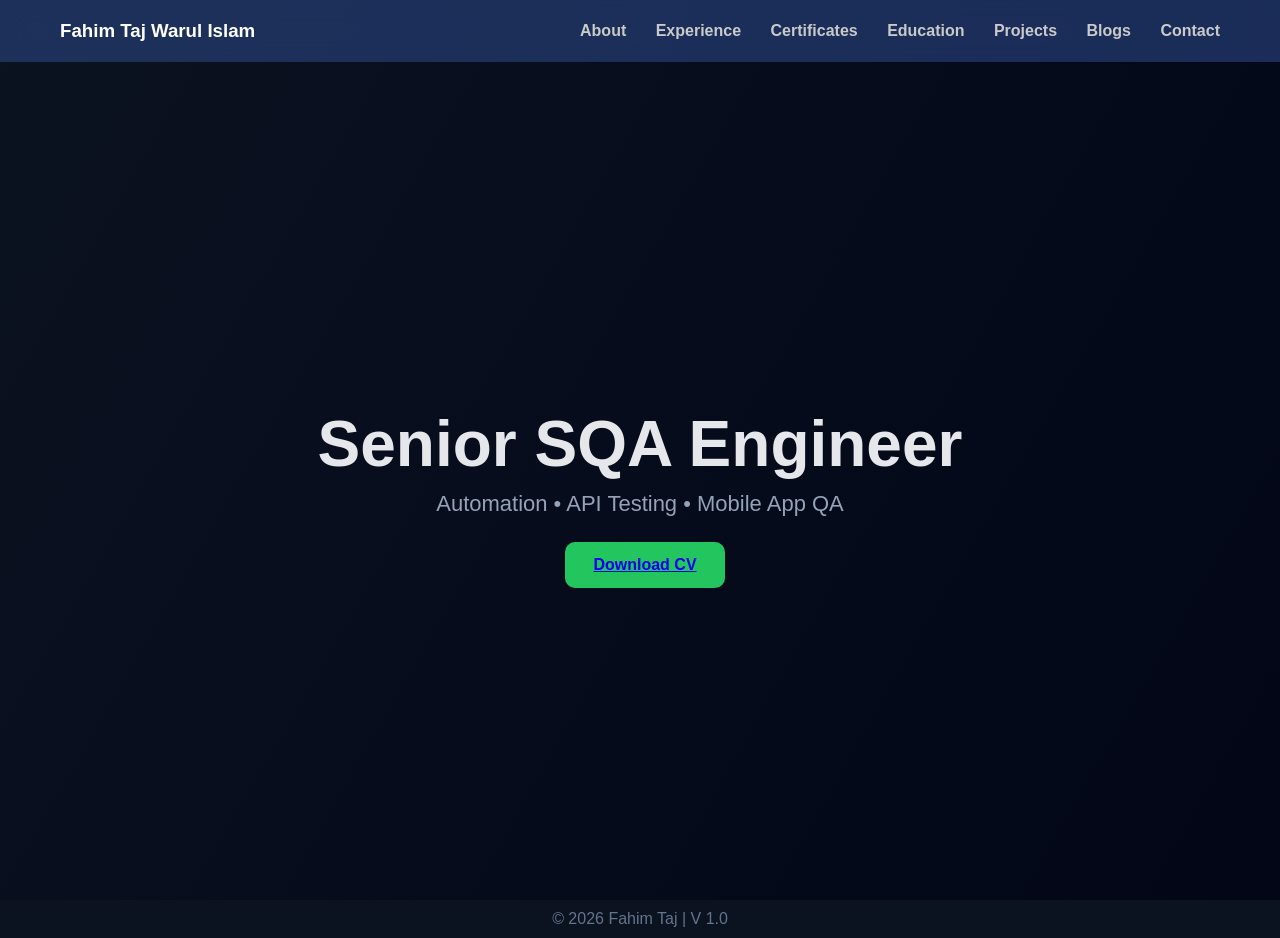
<file: index.html>
<!DOCTYPE html>
<html lang="en">

<head>
    <meta charset="UTF-8">
    <meta name="viewport" content="width=device-width, initial-scale=1.0">
    <title>Fahim Taj | Senior SQA Engineer</title>
    <link rel="stylesheet" href="css/style.css">
</head>

<body>
    <!-- <div id="header-placeholder"></div> -->
    <header>
        <h3><a href="./index.html" class="logo">
                Fahim Taj<span class="full-name">Warul Islam</span>
            </a></h3>
        <input type="checkbox" id="menu-bar">
        <label for="menu-bar" class="menu-icon">☰</label>

        <nav class="navbar">
            <a href="pages/about.html">About</a>
            <a href="pages/experience.html">Experience</a>
            <a href="pages/certificates.html">Certificates</a>
            <a href="pages/education.html">Education</a>
            <a href="pages/projects.html">Projects</a>
            <a href="pages/blogs.html">Blogs</a>
            <a href="pages/contact.html">Contact</a>
        </nav>
    </header>

    <!-- HERO -->
    <section class="hero">
        <h1>Senior SQA Engineer</h1>
        <p>Automation • API Testing • Mobile App QA</p>
        <!-- <a class="btn" href="contact.html">Hire Me</a> -->
        <a class="btn" href="./file/Resume of Fahim Taj Warul Islam.pdf" download
            style="background:#22c55e;margin-left:10px" target="_blank">Download CV</a>
    </section>

    <footer class="footer">
        © 2026 Fahim Taj | V 1.0
    </footer>
    <!-- <div id="footer-placeholder"></div>

    <script src="./js/loader.js"></script> -->
</body>

</html>
</file>
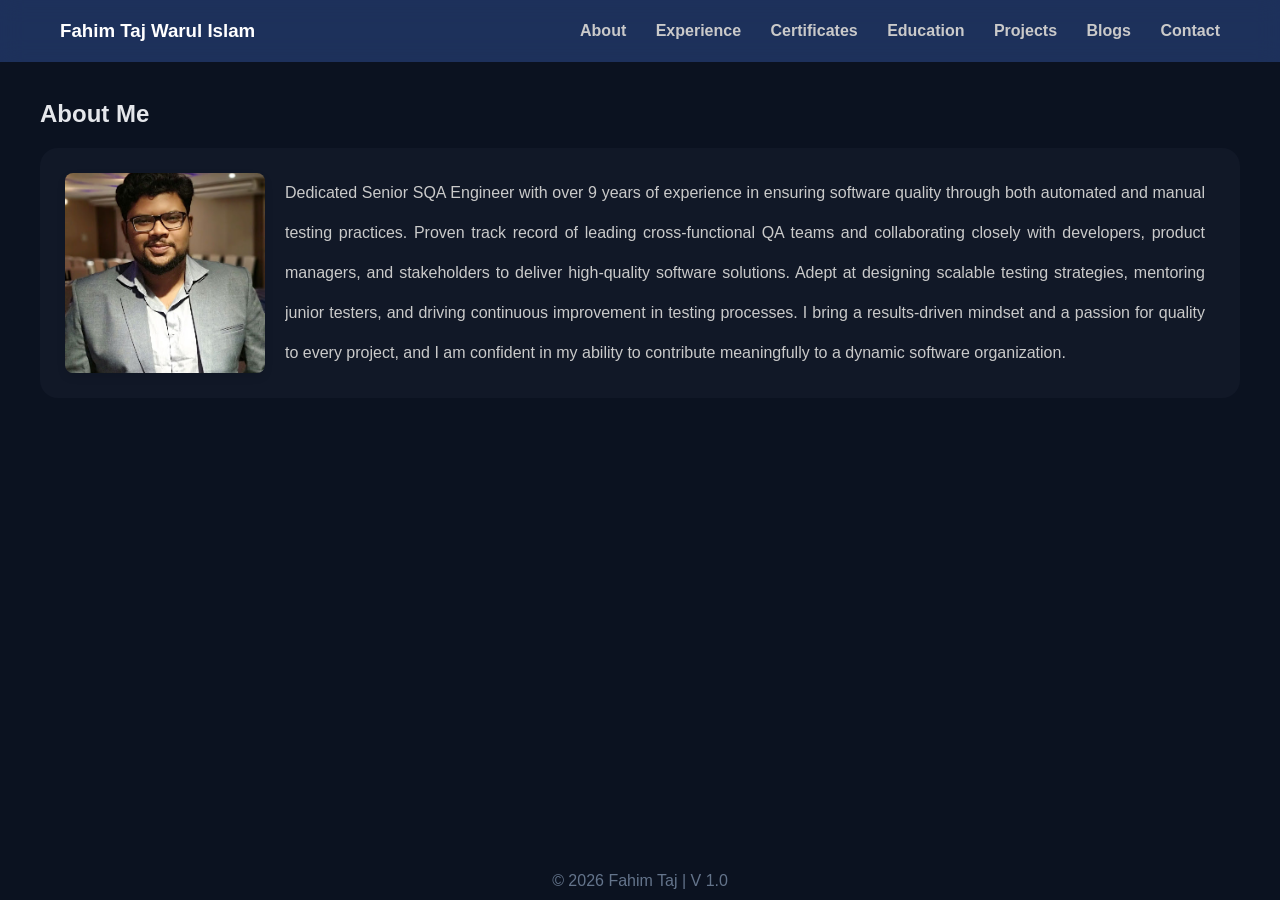
<file: pages/about.html>
<!DOCTYPE html>
<html lang="en">

<head>
    <meta charset="UTF-8">
    <meta name="viewport" content="width=device-width, initial-scale=1.0">
    <title>About | Fahim Taj</title>
    <link rel="stylesheet" href="../css/style.css">
</head>

<body>
    <header>
        <h3><a href="../index.html" class="logo">
                Fahim Taj<span class="full-name">Warul Islam</span>
            </a></h3>
        <input type="checkbox" id="menu-bar">
        <label for="menu-bar" class="menu-icon">☰</label>

        <nav class="navbar">
            <a href="../pages/about.html">About</a>
            <a href="../pages/experience.html">Experience</a>
            <a href="../pages/certificates.html">Certificates</a>
            <a href="../pages/education.html">Education</a>
            <a href="../pages/projects.html">Projects</a>
            <a href="../pages/blogs.html">Blogs</a>
            <a href="../pages/contact.html">Contact</a>
        </nav>
    </header>

    <section id="about">
        <div class="container">
            <h2>About Me</h2>
            <div class="about-card">
                <img src="../icons/Fahim Pro pic.jpg" alt="Fahim Profile Picture">
                <div class="text-container">
                    <p>Dedicated Senior SQA Engineer with over 9 years of
                        experience in
                        ensuring
                        software quality through both
                        automated and manual testing practices. Proven track record of leading cross-functional QA teams
                        and
                        collaborating closely with developers, product managers, and stakeholders to deliver
                        high-quality
                        software
                        solutions. Adept at designing scalable testing strategies, mentoring junior testers, and driving
                        continuous
                        improvement in testing processes. I bring a results-driven mindset and a passion for quality to
                        every project,
                        and I am confident in my ability to contribute meaningfully to a dynamic software organization.
                    </p>
                </div>
            </div>
        </div>
    </section>

    <div id="footer-placeholder"></div>

    <script src="../js/loader.js"></script>
</body>

</html>
</file>
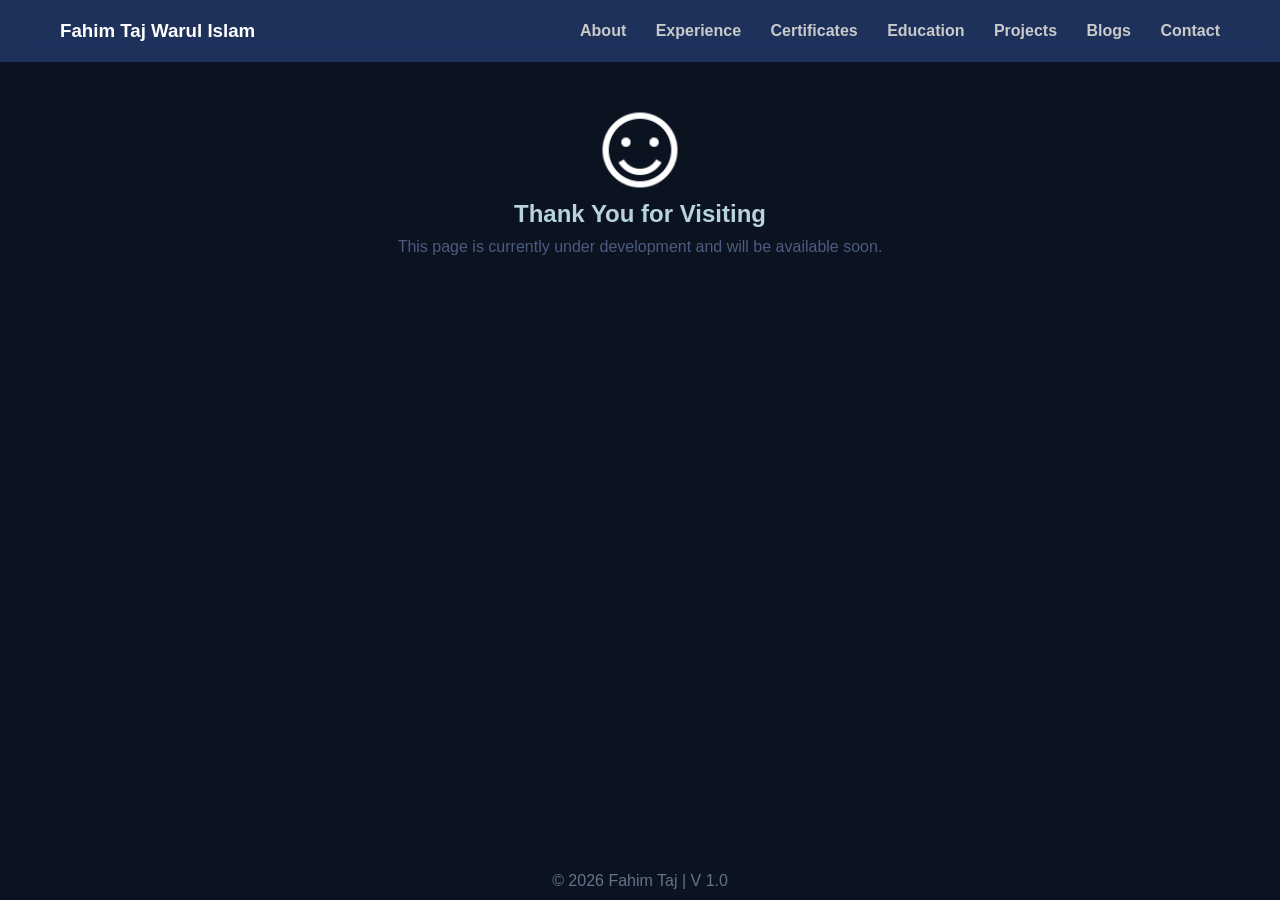
<file: pages/blogs.html>
<!DOCTYPE html>
<html lang="en">

<head>
    <meta charset="UTF-8">
    <meta name="viewport" content="width=device-width, initial-scale=1.0">
    <title>Blogs | Fahim Taj</title>
    <link rel="stylesheet" href="../css/style.css">

    <style>
        .logo_com {
            width: 100px;
            margin-bottom: 20px;
        }

        h1 {
            color: var(--text-li);
            margin-bottom: 10px;
            text-align: center;
        }

        p {
            color: var(--duration-bg);
            font-size: 16px;
            margin-bottom: 25px;
            text-align: center;
        }
    </style>
</head>

<body>
    <header>
        <h3><a href="../index.html" class="logo">
                Fahim Taj<span class="full-name">Warul Islam</span>
            </a></h3>
        <input type="checkbox" id="menu-bar">
        <label for="menu-bar" class="menu-icon">☰</label>

        <nav class="navbar">
            <a href="../pages/about.html">About</a>
            <a href="../pages/experience.html">Experience</a>
            <a href="../pages/certificates.html">Certificates</a>
            <a href="../pages/education.html">Education</a>
            <a href="../pages/projects.html">Projects</a>
            <a href="../pages/blogs.html">Blogs</a>
            <a href="../pages/contact.html">Contact</a>
        </nav>
    </header>

    <section id="blogs">
        <div class="container">
            <img src="../icons/icon-happy.png" alt="Logo" class="logo_com" style="display:block; margin:auto;">

            <h1>Thank You for Visiting</h1>

            <p>This page is currently under development and will be available soon.</p>
        </div>
    </section>

    <div id="footer-placeholder"></div>

    <script src="../js/loader.js"></script>
</body>

</html>
</file>
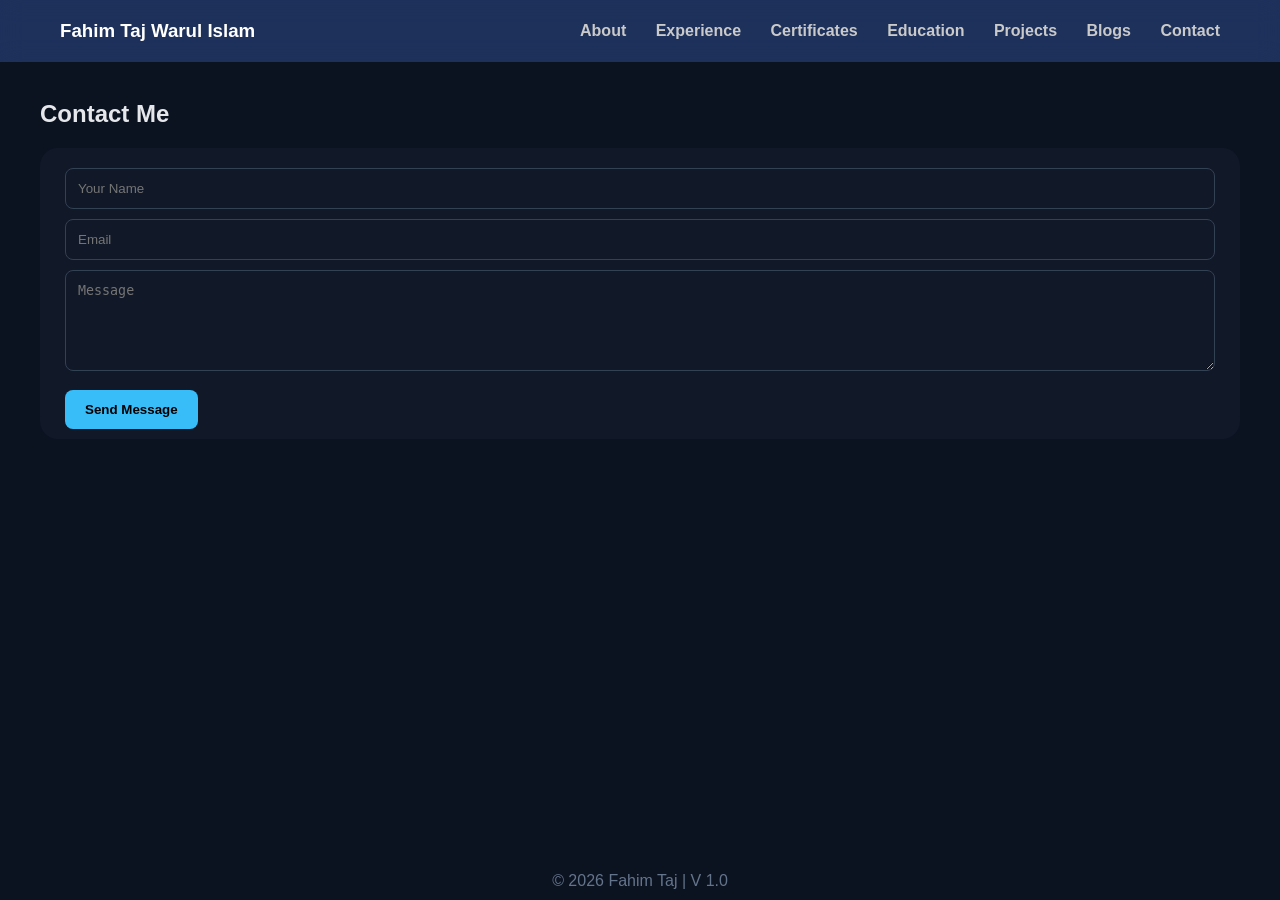
<file: pages/contact.html>
<!DOCTYPE html>
<html lang="en">

<head>
    <meta charset="UTF-8">
    <meta name="viewport" content="width=device-width, initial-scale=1.0">
    <title>Contact | Fahim Taj</title>
    <link rel="stylesheet" href="../css/style.css">
</head>

<body>
    <header>
        <h3><a href="../index.html" class="logo">
                Fahim Taj<span class="full-name">Warul Islam</span>
            </a></h3>
        <input type="checkbox" id="menu-bar">
        <label for="menu-bar" class="menu-icon">☰</label>

        <nav class="navbar">
            <a href="../pages/about.html">About</a>
            <a href="../pages/experience.html">Experience</a>
            <a href="../pages/certificates.html">Certificates</a>
            <a href="../pages/education.html">Education</a>
            <a href="../pages/projects.html">Projects</a>
            <a href="../pages/blogs.html">Blogs</a>
            <a href="../pages/contact.html">Contact</a>
        </nav>
    </header>

    <section id="contact">
        <div class="container">
            <h2>Contact Me</h2>
            <div class="card">
                <form action="#" method="POST" class="contact-form">
                    <input type="text" placeholder="Your Name" required>
                    <input type="email" placeholder="Email" required>
                    <textarea rows="5" placeholder="Message" required></textarea>
                    <button type="submit">Send Message</button>
                </form>
            </div>
        </div>
    </section>

    <div id="footer-placeholder"></div>

    <script src="../js/loader.js"></script>
</body>

</html>
</file>
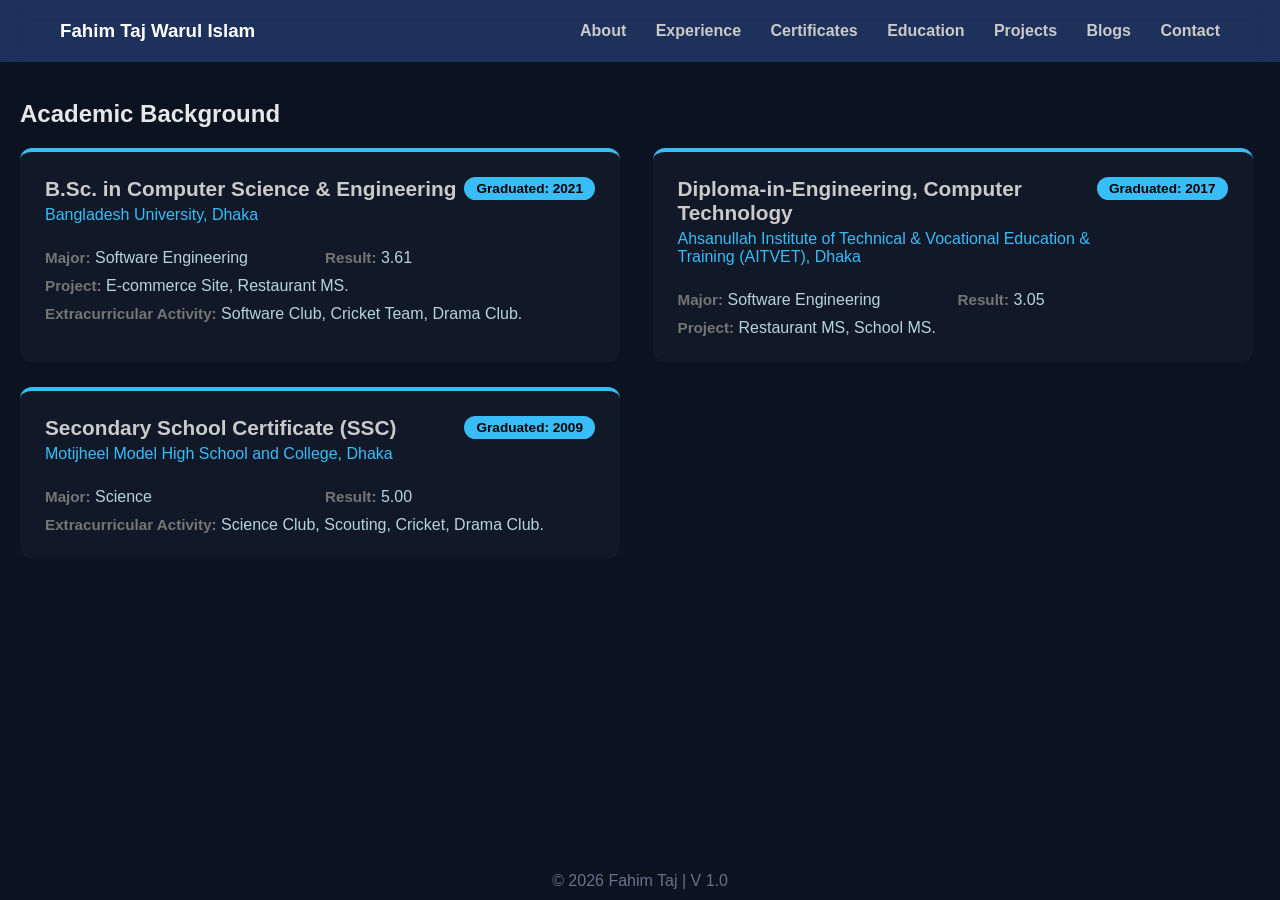
<file: pages/education.html>
<!DOCTYPE html>
<html lang="en">

<head>
    <meta charset="UTF-8">
    <meta name="viewport" content="width=device-width, initial-scale=1.0">
    <title>Education | Fahim Taj</title>
    <link rel="stylesheet" href="../css/style.css">
</head>

<body>
    <header>
        <h3><a href="../index.html" class="logo">
                Fahim Taj<span class="full-name">Warul Islam</span>
            </a></h3>
        <input type="checkbox" id="menu-bar">
        <label for="menu-bar" class="menu-icon">☰</label>

        <nav class="navbar">
            <a href="../pages/about.html">About</a>
            <a href="../pages/experience.html">Experience</a>
            <a href="../pages/certificates.html">Certificates</a>
            <a href="../pages/education.html">Education</a>
            <a href="../pages/projects.html">Projects</a>
            <a href="../pages/blogs.html">Blogs</a>
            <a href="../pages/contact.html">Contact</a>
        </nav>
    </header>

    <section id="container">
        <h2>Academic Background</h2>
        <div class="edu-timeline">
            <div class="edu-card">
                <div class="edu-header">
                    <div>
                        <h3 class="degree">B.Sc. in Computer Science & Engineering</h3>
                        <p class="institution">Bangladesh University, Dhaka</p>
                    </div>
                    <span class="duration">Graduated: 2021</span>
                </div>
                <ul class="edu-meta">
                    <li><strong>Major:</strong> Software Engineering</li>
                    <li><strong>Result:</strong> 3.61</li>
                </ul>
                <ul class="edu-pro">
                    <li><strong>Project:</strong> E-commerce Site, Restaurant MS.</li>
                    <li><strong>Extracurricular Activity:</strong> Software Club, Cricket Team, Drama Club.</li>
                </ul>
            </div>

            <div class="edu-card">
                <div class="edu-header">
                    <div>
                        <h3 class="degree">Diploma-in-Engineering, Computer Technology</h3>
                        <p class="institution">Ahsanullah Institute of Technical & Vocational Education & Training
                            (AITVET), Dhaka</p>
                    </div>
                    <span class="duration">Graduated: 2017</span>
                </div>
                <ul class="edu-meta">
                    <li><strong>Major:</strong> Software Engineering</li>
                    <li><strong>Result:</strong> 3.05</li>
                </ul>
                <ul class="edu-pro">
                    <li><strong>Project:</strong> Restaurant MS, School MS.</li>
                </ul>
            </div>

            <div class="edu-card">
                <div class="edu-header">
                    <div>
                        <h3 class="degree">Secondary School Certificate (SSC)</h3>
                        <p class="institution">Motijheel Model High School and College, Dhaka</p>
                    </div>
                    <span class="duration">Graduated: 2009</span>
                </div>
                <ul class="edu-meta">
                    <li><strong>Major:</strong> Science</li>
                    <li><strong>Result:</strong> 5.00</li>
                </ul>
                <ul class="edu-pro">
                    <li><strong>Extracurricular Activity:</strong> Science Club, Scouting, Cricket, Drama Club.</li>
                </ul>
            </div>

        </div>
    </section>

    <div id="footer-placeholder"></div>

    <script src="../js/loader.js"></script>
</body>

</html>
</file>
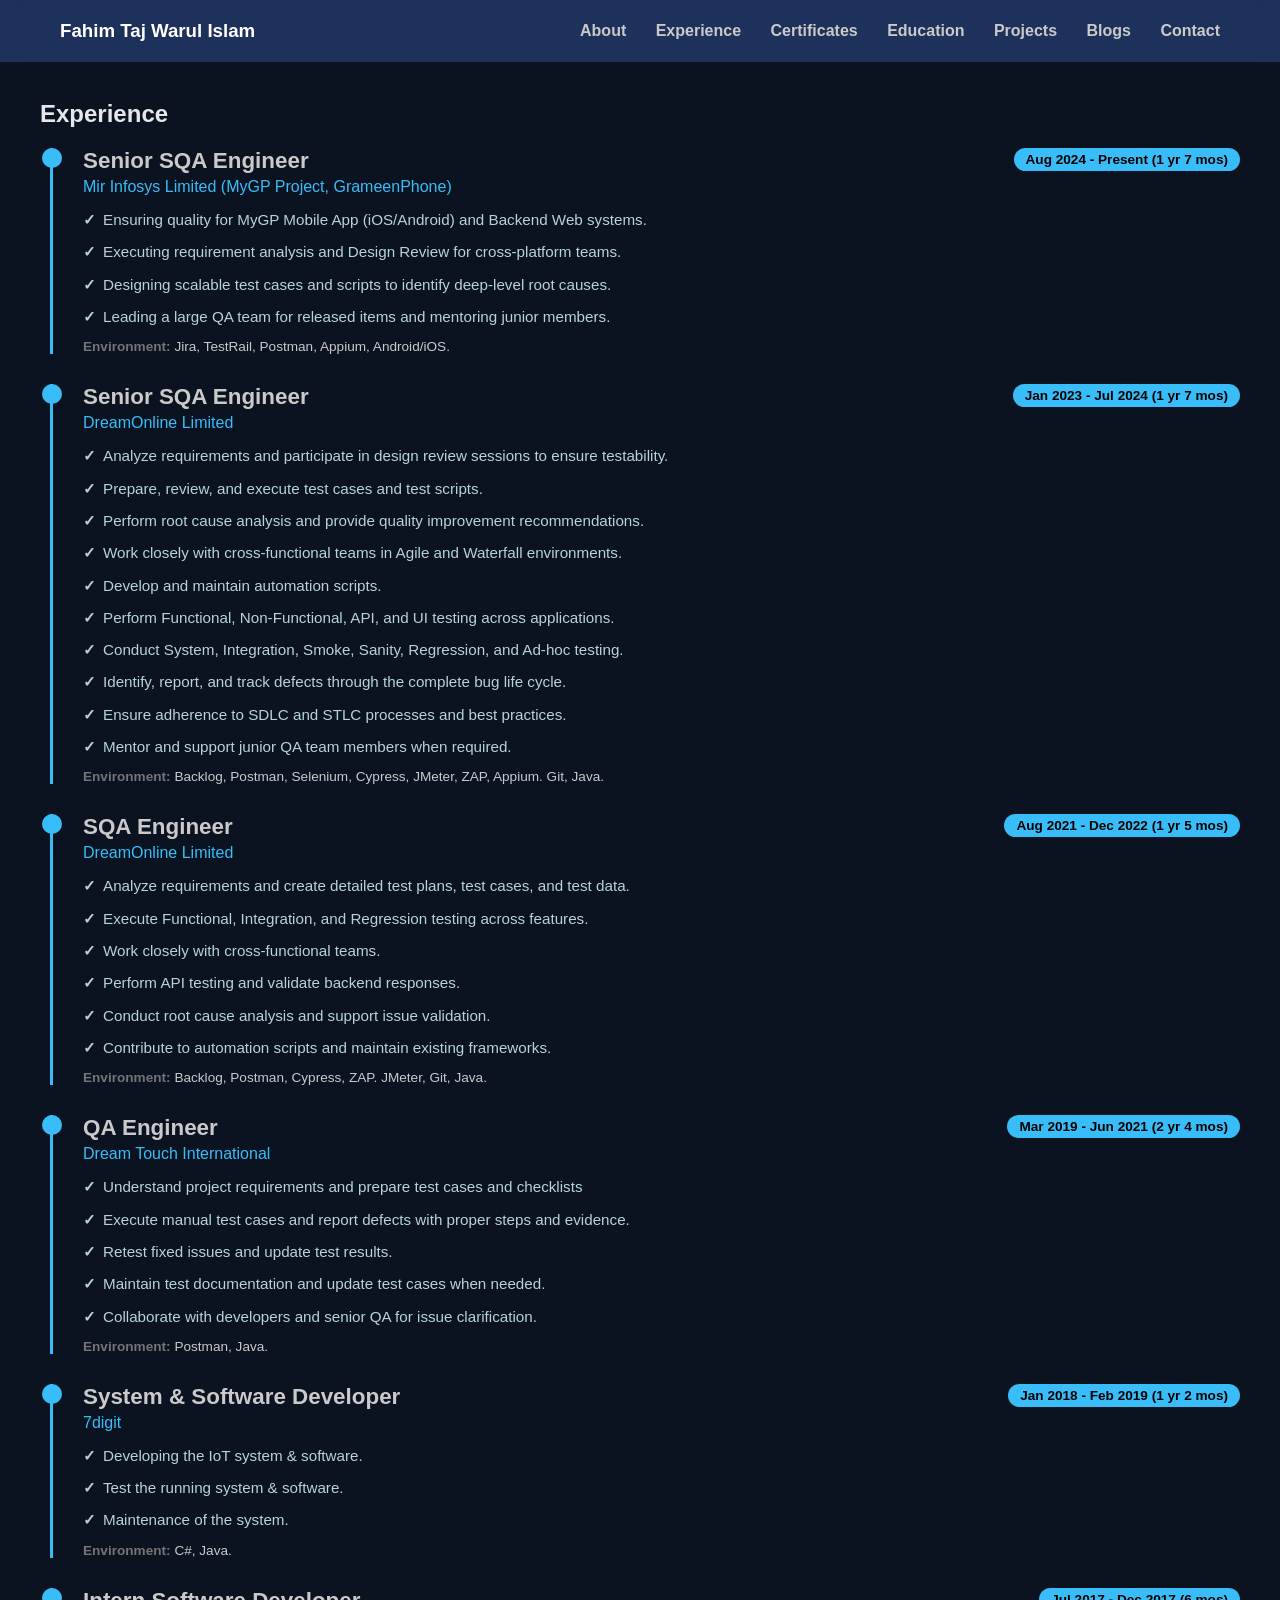
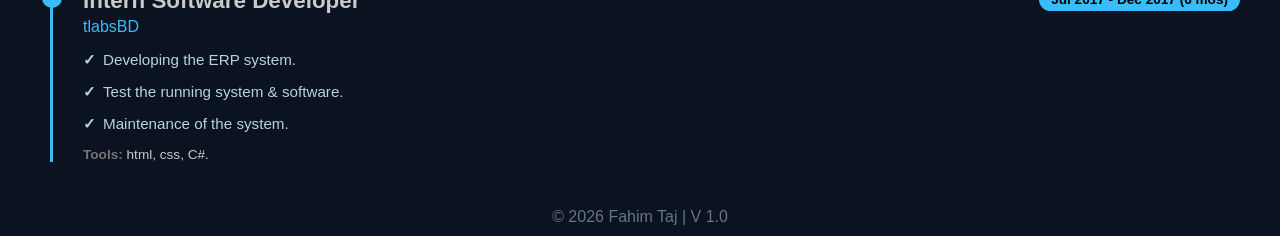
<file: pages/experience.html>
<!DOCTYPE html>
<html lang="en">

<head>
    <meta charset="UTF-8">
    <meta name="viewport" content="width=device-width, initial-scale=1.0">
    <title>Experience | Fahim Taj</title>
    <link rel="stylesheet" href="../css/style.css">
</head>

<body>
    <header>
        <h3><a href="../index.html" class="logo">
                Fahim Taj<span class="full-name">Warul Islam</span>
            </a></h3>
        <input type="checkbox" id="menu-bar">
        <label for="menu-bar" class="menu-icon">☰</label>

        <nav class="navbar">
            <a href="../pages/about.html">About</a>
            <a href="../pages/experience.html">Experience</a>
            <a href="../pages/certificates.html">Certificates</a>
            <a href="../pages/education.html">Education</a>
            <a href="../pages/projects.html">Projects</a>
            <a href="../pages/blogs.html">Blogs</a>
            <a href="../pages/contact.html">Contact</a>
        </nav>
    </header>

    <section id="experience">
        <div class="container" style="overflow: hidden;">
            <h2>Experience</h2>
            <div class="timeline">
                <div class="timeline-item">
                    <div class="job-header">
                        <div>
                            <h3 class="job-title">Senior SQA Engineer</h3>
                            <p class="company-name">Mir Infosys Limited (MyGP Project, GrameenPhone)</p>
                        </div>
                        <span class="duration">Aug 2024 - Present (1 yr 7 mos)</span>
                    </div>
                    <ul class="responsibilities">
                        <li>Ensuring quality for MyGP Mobile App (iOS/Android) and Backend Web systems.</li>
                        <li>Executing requirement analysis and Design Review for cross-platform teams.</li>
                        <li>Designing scalable test cases and scripts to identify deep-level root causes.</li>
                        <li>Leading a large QA team for released items and mentoring junior members.</li>
                    </ul>
                    <p class="tools-used"><strong>Environment:</strong> Jira, TestRail, Postman, Appium, Android/iOS.
                    </p>
                </div>

                <div class="timeline-item">
                    <div class="job-header">
                        <div>
                            <h3 class="job-title">Senior SQA Engineer</h3>
                            <p class="company-name">DreamOnline Limited</p>
                        </div>
                        <span class="duration">Jan 2023 - Jul 2024 (1 yr 7 mos)</span>
                    </div>
                    <ul class="responsibilities">
                        <li>Analyze requirements and participate in design review sessions to ensure testability.</li>
                        <li>Prepare, review, and execute test cases and test scripts.</li>
                        <li>Perform root cause analysis and provide quality improvement recommendations.</li>
                        <li>Work closely with cross-functional teams in Agile and Waterfall environments.</li>
                        <li>Develop and maintain automation scripts.</li>
                        <li>Perform Functional, Non-Functional, API, and UI testing across applications.</li>
                        <li>Conduct System, Integration, Smoke, Sanity, Regression, and Ad-hoc testing.</li>
                        <li>Identify, report, and track defects through the complete bug life cycle.</li>
                        <li>Ensure adherence to SDLC and STLC processes and best practices.</li>
                        <li>Mentor and support junior QA team members when required.</li>
                    </ul>
                    <p class="tools-used"><strong>Environment:</strong> Backlog, Postman, Selenium, Cypress, JMeter,
                        ZAP, Appium. Git, Java.</p>
                </div>

                <div class="timeline-item">
                    <div class="job-header">
                        <div>
                            <h3 class="job-title">SQA Engineer</h3>
                            <p class="company-name">DreamOnline Limited</p>
                        </div>
                        <span class="duration">Aug 2021 - Dec 2022 (1 yr 5 mos)</span>
                    </div>
                    <ul class="responsibilities">
                        <li>Analyze requirements and create detailed test plans, test cases, and test data.</li>
                        <li>Execute Functional, Integration, and Regression testing across features.</li>
                        <li>Work closely with cross-functional teams.</li>
                        <li>Perform API testing and validate backend responses.</li>
                        <li>Conduct root cause analysis and support issue validation.</li>
                        <li>Contribute to automation scripts and maintain existing frameworks.</li>
                    </ul>
                    <p class="tools-used"><strong>Environment:</strong> Backlog, Postman, Cypress, ZAP. JMeter, Git,
                        Java.</p>
                </div>

                <div class="timeline-item">
                    <div class="job-header">
                        <div>
                            <h3 class="job-title">QA Engineer</h3>
                            <p class="company-name">Dream Touch International</p>
                        </div>
                        <span class="duration">Mar 2019 - Jun 2021 (2 yr 4 mos)</span>
                    </div>
                    <ul class="responsibilities">
                        <li>Understand project requirements and prepare test cases and checklists</li>
                        <li>Execute manual test cases and report defects with proper steps and evidence.</li>
                        <li>Retest fixed issues and update test results.</li>
                        <li>Maintain test documentation and update test cases when needed.</li>
                        <li>Collaborate with developers and senior QA for issue clarification.</li>
                    </ul>
                    <p class="tools-used"><strong>Environment:</strong> Postman, Java.</p>
                </div>

                <div class="timeline-item">
                    <div class="job-header">
                        <div>
                            <h3 class="job-title">System & Software Developer</h3>
                            <p class="company-name">7digit</p>
                        </div>
                        <span class="duration">Jan 2018 - Feb 2019 (1 yr 2 mos)</span>
                    </div>
                    <ul class="responsibilities">
                        <li>Developing the IoT system & software.</li>
                        <li>Test the running system & software.</li>
                        <li>Maintenance of the system.</li>
                    </ul>
                    <p class="tools-used"><strong>Environment:</strong> C#, Java.</p>
                </div>

                <div class="timeline-item">
                    <div class="job-header">
                        <div>
                            <h3 class="job-title">Intern Software Developer</h3>
                            <p class="company-name">tlabsBD</p>
                        </div>
                        <span class="duration">Jul 2017 - Dec 2017 (6 mos)</span>
                    </div>
                    <ul class="responsibilities">
                        <li>Developing the ERP system.</li>
                        <li>Test the running system & software.</li>
                        <li>Maintenance of the system.</li>
                    </ul>
                    <p class="tools-used"><strong>Tools:</strong> html, css, C#.</p>
                </div>

            </div>
        </div>
    </section>

    <div id="footer-placeholder"></div>

    <script src="../js/loader.js"></script>
</body>

</html>
<!-- <div class="timeline">
                <div class="timeline-item">
                    <div class="job-header">
                        <div>
                            <h3 class="job-title">Senior SQA Engineer</h3>
                            <p class="company-name">Mir Infosys Limited (MyGP Project, GrameenPhone)</p>
                        </div>
                        <span class="duration">Aug 2024 - Present (1 yr 7 mos)</span>
                    </div>
                    <ul class="responsibilities">
                        <li>Leading a large QA team for released items and mentoring junior members.</li>
                        <li>Ensuring quality for MyGP Mobile App (iOS/Android) and Backend Web systems.</li>
                        <li>Executing requirement analysis and Design Review for cross-platform teams.</li>
                        <li>Designing scalable test cases and scripts to identify deep-level root causes.</li>
                    </ul>
                    <p class="tools-used"><strong>Tools:</strong> Jira, TestRail, Postman, Appium.</p>
                </div>

                <div class="timeline-item">
                    <div class="job-header">
                        <div>
                            <h3 class="job-title">Senior SQA Engineer</h3>
                            <p class="company-name">DreamOnline Limited</p>
                        </div>
                        <span class="duration">Jan 2023 - Jul 2024 (1 yr 7 mos)</span>
                    </div>
                    <ul class="responsibilities">
                        <li>Analyze requirements and participate in design review sessions to ensure testability.</li>
                        <li>Prepare, review, and execute test cases and test scripts.</li>
                        <li>Perform root cause analysis and provide quality improvement recommendations.</li>
                        <li>Work closely with cross-functional teams in Agile and Waterfall environments.</li>
                        <li>Develop and maintain automation scripts.</li>
                        <li>Perform Functional, Non-Functional, API, and UI testing across applications.</li>
                        <li>Conduct System, Integration, Smoke, Sanity, Regression, and Ad-hoc testing.</li>
                        <li>Identify, report, and track defects through the complete bug life cycle.</li>
                        <li>Ensure adherence to SDLC and STLC processes and best practices.</li>
                        <li>Mentor and support junior QA team members when required.</li>
                    </ul>
                    <p class="tools-used"><strong>Tools:</strong> Backlog, Postman, Selenium, Cypress, JMeter, ZAP, Appium.</p>
                </div>

                <div class="timeline-item">
                    <div class="job-header">
                        <div>
                            <h3 class="job-title">SQA Engineer</h3>
                            <p class="company-name">DreamOnline Limited</p>
                        </div>
                        <span class="duration">Aug 2021 - Dec 2022 (1 yr 5 mos)</span>
                    </div>
                    <ul class="responsibilities">
                        <li>Analyze requirements and create detailed test plans, test cases, and test data.</li>
                        <li>Execute Functional, Integration, and Regression testing across features.</li>
                        <li>Work closely with cross-functional teams.</li>
                        <li>Perform API testing and validate backend responses.</li>
                        <li>Conduct root cause analysis and support issue validation.</li>
                        <li>Contribute to automation scripts and maintain existing frameworks.</li>
                    </ul>
                    <p class="tools-used"><strong>Tools:</strong> Backlog, Postman, Cypress, ZAP.</p>
                </div>

                <div class="timeline-item">
                    <div class="job-header">
                        <div>
                            <h3 class="job-title">QA Engineer</h3>
                            <p class="company-name">Dream Touch International</p>
                        </div>
                        <span class="duration">Mar 2019 - Jun 2021 (2 yr 4 mos)</span>
                    </div>
                    <ul class="responsibilities">
                        <li>Understand project requirements and prepare test cases and checklists</li>
                        <li>Execute manual test cases and report defects with proper steps and evidence.</li>
                        <li>Retest fixed issues and update test results.</li>
                        <li>Maintain test documentation and update test cases when needed.</li>
                        <li>Collaborate with developers and senior QA for issue clarification.</li>
                    </ul>
                    <p class="tools-used"><strong>Tools:</strong> Jira, Postman.</p>
                </div>
            </div>
        </div>
    </section> -->
</file>
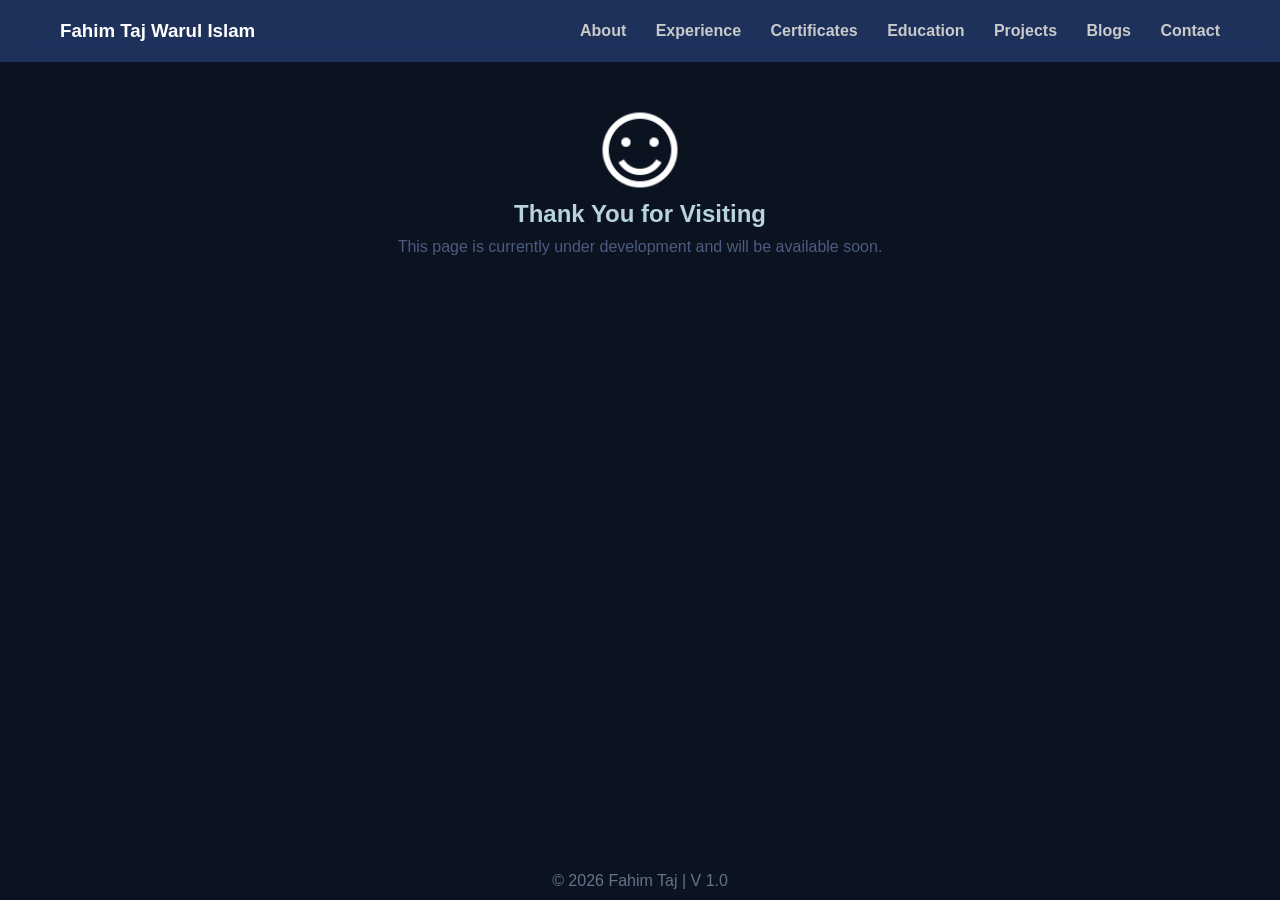
<file: pages/projects.html>
<!DOCTYPE html>
<html lang="en">

<head>
    <meta charset="UTF-8">
    <meta name="viewport" content="width=device-width, initial-scale=1.0">
    <title>Projects | Fahim Taj</title>
    <link rel="stylesheet" href="../css/style.css">
    <script src="../js/loader.js"></script>

    <style>
        .logo_com {
            width: 100px;
            margin-bottom: 20px;
        }

        h1 {
            color: var(--text-li);
            margin-bottom: 10px;
            text-align: center;
        }

        p {
            color: var(--duration-bg);
            font-size: 16px;
            margin-bottom: 25px;
            text-align: center;
        }
    </style>
</head>

<body>
    <header>
        <h3><a href="../index.html" class="logo">
                Fahim Taj<span class="full-name">Warul Islam</span>
            </a></h3>
        <input type="checkbox" id="menu-bar">
        <label for="menu-bar" class="menu-icon">☰</label>

        <nav class="navbar">
            <a href="../pages/about.html">About</a>
            <a href="../pages/experience.html">Experience</a>
            <a href="../pages/certificates.html">Certificates</a>
            <a href="../pages/education.html">Education</a>
            <a href="../pages/projects.html">Projects</a>
            <a href="../pages/blogs.html">Blogs</a>
            <a href="../pages/contact.html">Contact</a>
        </nav>
    </header>

    <section id="projects">
        <div class="container">
            <img src="../icons/icon-happy.png" alt="Logo" class="logo_com" style="display:block; margin:auto;">

            <h1>Thank You for Visiting</h1>

            <p>This page is currently under development and will be available soon.</p>
        </div>
    </section>

    <div id="footer-placeholder"></div>
</body>

</html>
</file>
<file: css/style.css>
* {
  margin: 0;
  padding: 0;
  box-sizing: border-box
}

html {
  overscroll-behavior-x: none;
}

:root {
  --text-title: #cacaca;
  --text-subtitle: #757575;
  --card-bg: #111827;
  --design-color: #38bdf8;
  --header-bg: #31519680;
  --duration-bg: #8ba6e180;
  --text-li: #b7d4db;
}

body {
  display: flex;
  flex-direction: column;
  min-height: 100vh;
  margin: 0;
  font-family: Inter, sans-serif;
  background: #0b1220;
  color: #e5e7eb
}

header {
  position: fixed;
  width: 100%;
  top: 0;
  z-index: 1000;
  background: var(--header-bg);
  backdrop-filter: blur(12px);
  padding: 20px 60px;
  display: flex;
  justify-content: space-between;
  align-items: center;
}

.logo {
  display: flex;
  align-items: center;
  gap: 5px;
  color: white;
  text-decoration: none;
}

h3 {
  margin: 0;
  display: flex;
  align-items: center;
}

nav a {
  margin-left: 25px;
  color: var(--text-title);
  font-weight: 600;
  text-decoration: none;
}

nav a:hover {
  color: var(--design-color)
}

.full-name {
  display: inline;
}

#menu-bar,
.menu-icon {
  display: none;
}

section {
  padding-top: 100px;
  padding-bottom: 6px;
  padding-left: 20px;
  padding-right: 20px;
}

.container {
  max-width: 1200px;
  margin: auto
}

/* index_page */
.hero {
  height: 100vh;
  display: flex;
  flex-direction: column;
  justify-content: center;
  align-items: center;
  text-align: center;
  background: linear-gradient(120deg, #0b1220, #020617)
}

.hero h1 {
  font-size: 64px;
  animation: fadeIn 2.5s ease
}

.hero p {
  margin-top: 10px;
  color: #94a3b8;
  font-size: 22px;
}

.btn {
  margin-top: 25px;
  padding: 14px 28px;
  background: linear-gradient(90deg, #38bdf8, #6366f1);
  border-radius: 10px;
  font-weight: 600;
}

/* ----------xxxx---------- */

/* about_page */
.about-card {
  display: flex;
  align-items: top;
  gap: 20px;
  background: var(--card-bg);
  padding: 25px;
  border-radius: 18px;
  margin-top: 20px;
}

.about-card img {
  width: 200px;
  height: 200px;
  object-fit: cover;
  flex-shrink: 0;
  border-radius: 8px;
  box-shadow: 0 4px 8px rgba(0, 0, 0, 0.1);
  animation: fadeIn 2.0s ease
}

.text-container {
  height: 200px;
  overflow-y: auto;
  padding-right: 10px;
  text-align: justify;
  margin: 0;
  color: var(--text-title);
}

.text-container p {
  margin: 0;
  line-height: 2.5;
}

.text-container::-webkit-scrollbar {
  width: 5px;
}

.text-container::-webkit-scrollbar-thumb {
  background: var(--design-color);
  border-radius: 10px;
}

/* ----------xxxx---------- */

/* experience_page */
.timeline {
  position: relative;
  margin-top: 20px;
  margin-left: 10px;
  gap: 25px;
}

.timeline-item {
  position: relative;
  border-left: 3px solid var(--design-color);
  padding-left: 30px;
  margin-bottom: 30px;
}

.timeline-item::before {
  content: "";
  position: absolute;
  left: -11.5px;
  top: 0;
  width: 20px;
  height: 20px;
  background: var(--design-color);
  border-radius: 50%;
  z-index: 1;
}

.job-header {
  display: flex;
  justify-content: space-between;
  align-items: flex-start;
  margin-bottom: 10px;
  flex-wrap: wrap;
}

.job-title {
  font-size: 1.4rem;
  font-weight: bold;
  color: var(--text-title);
  margin-bottom: 4px;
}

.company-name {
  font-size: 1.0rem;
  color: var(--design-color);
  margin: 2px 0;
}

.duration {
  background: var(--design-color);
  color: black;
  padding: 4px 12px;
  border-radius: 20px;
  font-size: 0.85rem;
  font-weight: 600;
  white-space: nowrap;
  display: inline-block;
}

.responsibilities {
  list-style: none;
  padding: 0;
  margin: 8px 0 0 0;
}

.responsibilities li {
  position: relative;
  padding-left: 20px;
  margin-bottom: 8px;
  color: var(--text-li);
  line-height: 1.6;
  font-size: 0.95rem;
}

.responsibilities li::before {
  content: "✓";
  color: var(--text-li);
  font-weight: bold;
  position: absolute;
  left: 0;
}

.tools-used {
  margin-top: 10px;
  font-size: 0.85rem;
  color: var(--text-title);
}

.tools-used strong {
  color: var(--text-subtitle);
}

/* ----------xxxx---------- */

.card {
  background: var(--card-bg);
  border-radius: 18px;
  padding-top: 10px;
  padding-right: 25px;
  padding-bottom: 10px;
  padding-left: 25px;
  margin-top: 20px;
}

.card a {
  color: white;
  text-decoration: none;
  margin-bottom: 10px;
  transition: color 0.3s ease;
}

.card a:hover {
  color: var(--design-color);
  text-decoration: underline;
}

.card ul li {
  margin-bottom: 15px;
  list-style-type: disc;
}

.card ul li:last-child {
  margin-bottom: 0;
}

.project-grid {
  display: grid;
  grid-template-columns: repeat(auto-fit, minmax(280px, 1fr));
  gap: 20px;
  margin-top: 30px
}

.project img {
  width: 100%;
  border-radius: 12px
}

/* certificate_page */
.cert-grid {
  display: grid;
  grid-template-columns: repeat(3, 1fr);
  gap: 25px;
  padding-top: 20px;
  position: relative;
}

.cert-card {
  background: var(--card-bg);
  padding: 25px;
  border-radius: 12px;
  border-top: 4px solid var(--design-color);
  transition: transform 0.4s ease, box-shadow 0.4s ease;
  display: flex;
  flex-direction: column;
  justify-content: space-between;
}

.cert-card:hover {
  transform: translateY(-8px);
  box-shadow: 0 4px 8px var(--design-color);
}

.cert-card h3 {
  font-size: 1.1rem;
  margin: 0 0 10px 0;
  color: var(--text-title);
  line-height: 1.4;
}

.cert-meta {
  display: flex;
  align-items: flex-start;
  gap: 8px;
  margin-top: 8px;
}

.cert-logo {
  width: 40px;
  height: auto;
  max-height: 40px;
  flex-shrink: 0;
  margin-top: 2px;
}

.cert-card p {
  font-size: 0.9rem;
  color: var(--text-subtitle);
  margin: 0 0 20px 0;
  font-style: italic;
}

.cert-link {
  text-decoration: none;
  font-size: 0.85rem;
  font-weight: bold;
  color: var(--design-color);
  text-transform: uppercase;
  display: inline-flex;
  align-items: center;
  gap: 5px;
}

.cert-link:hover {
  text-decoration: underline;
}

/* ----------xxxx---------- */

/* education_page */
.edu-timeline {
  display: grid;
  grid-template-columns: repeat(2, 1fr);
  gap: 25px;
  padding-top: 20px;
  position: relative;
}

.edu-card {
  background: var(--card-bg);
  width: 100%;
  max-width: 600px;
  padding: 25px;
  border-radius: 12px;
  border-top: 4px solid var(--design-color);
  transition: transform 0.4s ease, box-shadow 0.4s ease;
}

.edu-card:hover {
  transform: translateY(-8px);
  box-shadow: 0 4px 8px var(--design-color);
}

.edu-header {
  display: flex;
  justify-content: space-between;
  align-items: flex-start;
  gap: 5px;
}

.degree {
  font-size: 1.3rem;
  margin: 0;
  color: var(--text-title);
}

.institution {
  color: var(--design-color);
  font-size: 1.0rem;
  margin: 5px 0;
}

.edu-meta {
  list-style: none;
  padding: 0;
  display: grid;
  grid-template-columns: 1fr 1fr;
  gap: 10px;
  margin-top: 20px;
  color: var(--text-li);
}

.edu-meta strong {
  font-size: 0.95rem;
  color: var(--text-subtitle);
}

.edu-pro {
  list-style: none;
  padding: 0;
  margin-top: 10px;
  color: var(--text-li);
  display: flex;
  flex-direction: column;
  gap: 10px;
}

.edu-pro strong {
  font-size: 0.95rem;
  color: var(--text-subtitle);
}

/* ----------xxxx---------- */

/* project_page */
.pro-job {
  display: grid;
  grid-template-columns: repeat(2, 1fr);
  gap: 25px;
  padding-top: 20px;
  position: relative;
}

.pro-card {
  background: var(--card-bg);
  width: 100%;
  max-width: 600px;
  padding: 25px;
  border-radius: 12px;
  border-top: 4px solid var(--design-color);
  transition: transform 0.4s ease, box-shadow 0.4s ease;
}

/* ----------xxxx---------- */

/* contact_page */
input,
textarea {
  width: 100%;
  resize: vertical;
  max-height: 400px;
  padding: 12px;
  margin-top: 10px;
  background: var(--card-bg);
  border: 1px solid #334155;
  color: white;
  border-radius: 8px;
  box-sizing: border-box;
}

button {
  margin-top: 15px;
  padding: 12px 20px;
  background: var(--design-color);
  border: none;
  border-radius: 8px;
  font-weight: 600;
  transition: all 0.3s ease;
}

button:hover {
  background-color: #00419e;
  transform: translateY(-4px);
  box-shadow: 0 4px 8px rgba(0, 0, 0, 0.2);
}

button:active {
  transform: translateY(0);
  box-shadow: 0 2px 4px rgba(0, 0, 0, 0.1);
}

#footer-placeholder {
  margin-top: auto;
}

.footer {
  margin-top: auto;
  text-align: center;
  padding: 10px;
  color: #64748b;
}

@keyframes fadeIn {
  from {
    opacity: 0;
    transform: translateY(40px)
  }

  to {
    opacity: 1;
    transform: translateY(0)
  }

}

@media (max-width: 992px) {
  .cert-grid {
    grid-template-columns: repeat(2, 1fr);
  }

  .edu-timeline {
    display: grid;
    grid-template-columns: 1fr;
    justify-items: center;
  }
}

@media (max-width: 910px) {

  /* 2. Show the Hamburger Icon */
  .menu-icon {
    display: flex;
    align-items: center;
    line-height: 1;
  }

  /* 3. Transform Nav into a Dropdown */
  nav {
    position: absolute;
    top: 100%;
    left: 0;
    right: 0;
    background: var(--header-bg);
    /* background: #111111; */
    backdrop-filter: none;
    -webkit-backdrop-filter: none;
    border-top: 1px solid rgba(255, 255, 255, 0.1);
    display: none;
    /* Hidden by default */
    flex-direction: column;
    padding: 20px;
    z-index: 9999;
  }

  nav a {
    margin: 10px 0;
    margin-left: 0;
    /* Reset desktop margin */
  }

  /* 4. The Magic: Toggle menu when checkbox is checked */
  #menu-bar:checked~nav {
    display: flex;
  }
}

/* @media (max-width: 768px) {
  .responsibilities:has(li:nth-last-child(n+7)) {
    grid-template-columns: 1fr;
  }
} */

@media (max-width: 600px) {
  header {
    padding: 15px 30px;
    align-items: center;
    /* Reduced padding for mobile */
  }

  /* 1. Shorten the Name */
  .full-name {
    display: none;
  }

  .about-card {
    flex-direction: column;
    align-items: center;
    text-align: center;
  }

  .timeline-item {
    flex: 0 0 85vw;
  }

  .responsibilities {
    grid-template-columns: 1fr;
  }

  .cert-grid {
    grid-template-columns: 1fr;
  }
}
</file>
